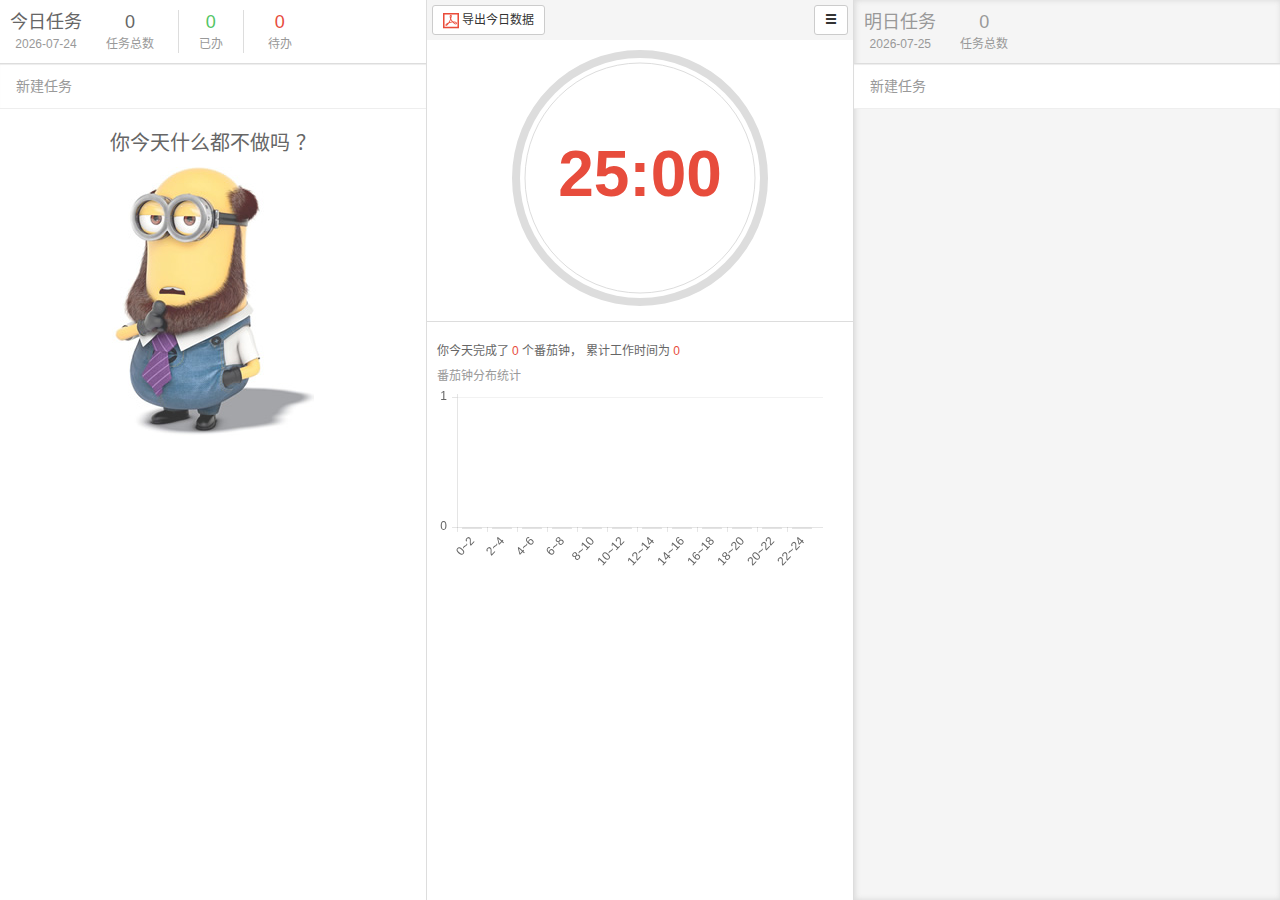
<file: index.html>
<!DOCTYPE html>
<html lang="zh-CN">
<head>
	<meta name="viewport" content="width=device-width, initial-scale=1, maximum-scale=1, user-scalable=no">
	<meta http-equiv="Content-Type" content="text/html; charset=UTF-8" />
	<title></title>
	<script src="resource/vendor/pace/pace.min.js"></script>
	<script type="text/javascript">
		paceOptions = {
			ajax: false,
			document: false,
			eventLag: false
		};
	</script>
	<link href="resource/vendor/pace/themes/red/pace-theme-corner-indicator.css" rel="stylesheet" />
	<link rel="shortcut icon" href="/favicon.ico" />
	<link rel="bookmark" href="/favicon.ico"/>
	<link rel="stylesheet" href="resource/css/main.css"/>
	<link rel="stylesheet" href="resource/vendor/bootstrap/css/bootstrap.min.css"/>
	<link rel="stylesheet" href="resource/vendor/clockpicker/jquery-clockpicker.min.css"/>
	<link rel="stylesheet" href="resource/vendor/bootstrap-dialog/bootstrap-dialog.min.css"/>
</head>
<body>
<div class="container-fluid full-height">
	<div class="row full-height">
		<div id="today" class="col-md-4 full-height">
			<div class="toolbar">
				<div class="head">
					<div class="column">今日任务<div id="date-display"></div></div>
					<div class="column stat stat-total"><span>0</span><div>任务总数</div></div>
					<div class="column stat stat-done"><span>0</span><div>已办</div></div>
					<div class="column stat stat-todo"><span>0</span><div>待办</div></div>
				</div>
				<div class="task-form">
					<div class="input-group-lg">
						<input type="text" class="form-control title" name="title" placeholder="新建任务">
					</div>
					<div class="form-panel">
						<input type="hidden" name="date">
						<div class="input-group clockpicker" data-autoclose="true">
							<input type="text" class="form-control" name="startAt" readonly="">
							<span class="input-group-addon">
							<span class="glyphicon glyphicon-time"></span>
							</span>
						</div>
						<div class="clockpicker-separator">&nbsp;至&nbsp;</div>
						<div class="input-group clockpicker" data-autoclose="true">
							<input type="text" class="form-control" name="endAt" readonly="">
							<span class="input-group-addon">
							<span class="glyphicon glyphicon-time"></span>
							</span>
						</div>
						<div class="clearfix"></div>
						<textarea class="form-control memo" name="memo" placeholder="备注"></textarea>
						<button class="btn btn-success">创建任务</button>
						<a href="#" class="cancel">取消</a>
					</div>
				</div>
			</div>
			<div class="todo-list">
				<div class="no-task">
					你今天什么都不做吗 ？
					<div>
						<img src="resource/image/Minion.jpg"/>
					</div>
				</div>
			</div>
		</div>
		<div class="col-md-4 full-height">
			<div class="topbar">
				<button class="btn btn-default btn-sm" type="button" onclick="PDF()">
				<img src="resource/image/pdf-export.png" width="16" height="16" />&nbsp;导出今日数据</button>
				<div class="dropdown" style="position:absolute;right:5px;top:5px;">
				<button class="btn btn-default btn-sm" href="#" role="button"  data-toggle="dropdown">
					<span class="glyphicon glyphicon-menu-hamburger"></span>
				</button>
				<ul class="dropdown-menu" role="menu" aria-labelledby="dropdownMenu1">
					<li role="presentation">
						<a role="menuitem" tabindex="-1" href="https://github.com/Bing1983/today-gtd" target="_blank">项目主页</a>
					</li>
					<li role="presentation">
					<a role="menuitem" tabindex="-1" href="http://www.mikecrm.com/f.php?t=ZTr4CJ" target="_blank">问题及反馈</a>
					</li>
					<li role="presentation">
						<a role="menuitem" tabindex="-1" href="doc.html" target="_blank">帮助</a>
					</li>
				</ul>
				</div>
			</div>
			<div class="clock">
				<canvas class="process" width="256px" height="256px"></canvas>
			</div>
			<div class="summary">
				<div>
					<span>你今天完成了&nbsp;<span id="total-tomatos">0</span>&nbsp;个番茄钟，</span>
					<span>累计工作时间为&nbsp;</span><span id="total-duration">0</span>
				</div>
				<div>
					<div style="font-size:12px;color:#999;">番茄钟分布统计</div>
					<canvas id="myChart" height="150" style="width:95%"></canvas>
				</div>
			</div>
		</div>
		<div id="tomorrow" class="col-md-4 full-height">
			<div class="toolbar">
				<div class="head">
					<div class="column">
						明日任务<div id="tomorrow-display"></div>
					</div>
					<div class="column stat stat-total"><span>0</span><div>任务总数</div></div>
				</div>
				<div class="task-form">
						<div class="input-group-lg">
							<input type="text" class="form-control title" name="title" placeholder="新建任务">
						</div>
						<div class="form-panel">
							<input type="hidden" name="date">
							<div class="input-group clockpicker" data-autoclose="true">
								<input type="text" class="form-control" name="startAt" readonly="">
								<span class="input-group-addon">
								<span class="glyphicon glyphicon-time"></span>
								</span>
							</div>
							<div class="clockpicker-separator">&nbsp;至&nbsp;</div>
							<div class="input-group clockpicker" data-autoclose="true">
								<input type="text" class="form-control" name="endAt" readonly="">
								<span class="input-group-addon">
								<span class="glyphicon glyphicon-time"></span>
								</span>
							</div>
							<div class="clearfix"></div>
							<textarea class="form-control memo" name="memo" placeholder="备注"></textarea>
							<button class="btn btn-success">创建任务</button>
							<a href="#" class="cancel">取消</a>
						</div>
				</div>
			</div>
			<div class="todo-list">
			</div>
		</div>
	</div>
</div>

<div id="task-edit-panel">
	<div class="task-form">
		<input type="hidden" name="id">
		<input type="hidden" name="date">
		<div class="form-group">
			<input type="text" class="form-control" name="title" placeholder="任务名称">
		</div>
		<div class="input-group clockpicker" data-autoclose="true">
			<input type="text" class="form-control" name="startAt" readonly="">
			<span class="input-group-addon">
			<span class="glyphicon glyphicon-time"></span>
			</span>
		</div>
		<div class="clockpicker-separator">&nbsp;至&nbsp;</div>
		<div class="input-group clockpicker" data-autoclose="true">
			<input type="text" class="form-control" name="endAt" readonly="">
			<span class="input-group-addon">
			<span class="glyphicon glyphicon-time"></span>
			</span>
		</div>
		<div class="clearfix"></div>
		<textarea class="form-control memo" name="memo" placeholder="备注"></textarea>
	</div>
</div>
<audio src="resource/sound/alarm.ogg" id="audio-work-complete"></audio>
<audio src="resource/sound/break.wav" id="audio-break-complete"></audio>
<form id="pdf-export-form" action='pdf.php' method="post"  target="_blank" >  
	<input type="hidden" name="content" size="25" value="admin">                         
</form>
<div id="draggable" style="border:1px solid #eee;box-shadow:1px 1px 6px 0 #ddd;width:360px;overflow:hidden;padding:0;margin:0;display:none;">
	<div class="glyphicon glyphicon-transfer" style="display:inline-block;background:#F5F5F5;padding:12px;top:0!important;border-right:1px solid #eee;"></div>
	<div style="display:inline-block;padding:8px;">今日|feature：拷贝今日任务到明日</div>
</div>
<script src="resource/vendor/jquery-2.1.3.min.js"></script>
<script  src="resource/vendor/json2.js"></script>
<script  src="resource/vendor/underscore.js"></script>
<script  src="resource/vendor/moment/moment.js"></script>
<script  src="resource/vendor/moment/zh-cn.js"></script>
<script  src="resource/vendor/bootstrap/js/bootstrap.min.js"></script>
<script  src="resource/vendor/bootstrap-dialog/bootstrap-dialog.min.js"></script>
<script  src="resource/js/today.function.js"></script>
<script  src="resource/js/today.db.js"></script>
<script  src="resource/js/today.helper.js"></script>
<script  src="resource/js/today.model.js"></script>
<script  src="resource/js/today.jquery.plugin.js"></script>
<script  src="resource/js/today.js"></script>
<script  src="resource/vendor/Chart.min.js"></script>
<script  src="resource/vendor/Math.uuid.js"></script>
<script  src="resource/vendor/clockpicker/jquery-clockpicker.min.js"></script>  
</body>
</html>
</file>
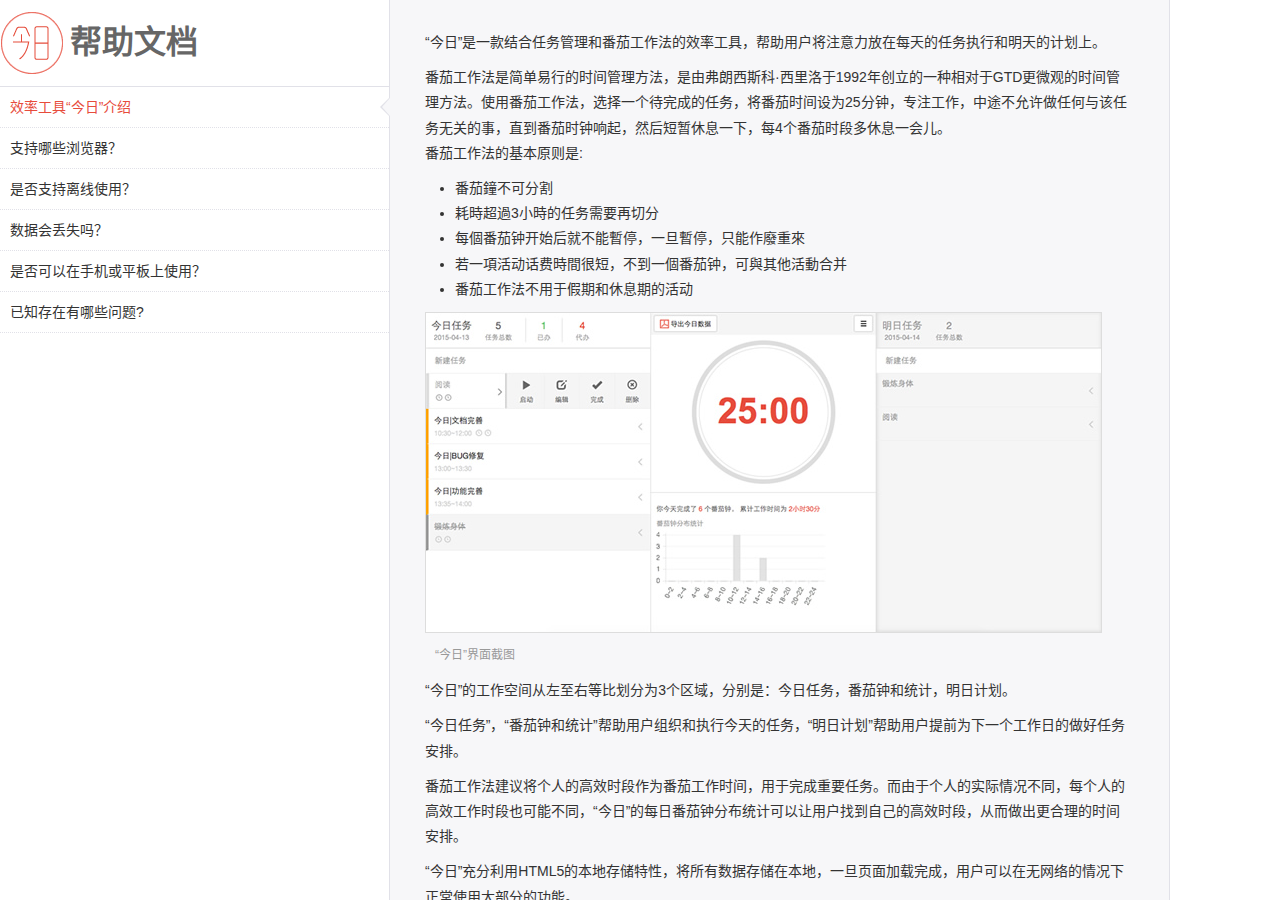
<file: doc.html>
<!DOCTYPE html>
<html lang="zh-CN">
<head>
	<meta name="viewport" content="width=device-width, initial-scale=1, maximum-scale=1, user-scalable=no">
	<meta http-equiv="Content-Type" content="text/html; charset=UTF-8" />
	<title>今日|帮助文档</title>
	<link rel="shortcut icon" href="/favicon.ico" />
	<link rel="bookmark" href="/favicon.ico"/>
	<link rel="stylesheet" href="resource/css/doc.css"/>
	<link rel="stylesheet" href="resource/vendor/bootstrap/css/bootstrap.min.css"/>
	<script src="resource/vendor/jquery-2.1.3.min.js"></script>
</head>
<body>
<div class="container">
	<div class="row">
		<div class="col-md-4 left-bar">
			<div class="logo">
				<span>帮助文档</span>
			</div>
			<div class="topics">
				<div class="topic actived" data-id="intro">
					<em></em>
					<span></span>
					效率工具“今日”介绍
				</div>
				<div class="topic" data-id="browsers">
					<em></em>
					<span></span>
					支持哪些浏览器？
				</div>
				<div class="topic" data-id="offline">
					<em></em>
					<span></span>
					是否支持离线使用？
				</div>
				<div class="topic" data-id="data-safe">
					<em></em>
					<span></span>
					数据会丢失吗？
				</div>
				<div class="topic" data-id="mobile">
					<em></em>
					<span></span>
					是否可以在手机或平板上使用？
				</div>
				<div class="topic" data-id="bug">
					<em></em>
					<span></span>
					已知存在有哪些问题?
				</div>
			</div>
		</div>
		<div class="col-md-8 content">
			<div class="topic-body actived" id="intro">
				<p>“今日”是一款结合任务管理和番茄工作法的效率工具，帮助用户将注意力放在每天的任务执行和明天的计划上。</p>
				<p>
					番茄工作法是简单易行的时间管理方法，是由弗朗西斯科·西里洛于1992年创立的一种相对于GTD更微观的时间管理方法。使用番茄工作法，选择一个待完成的任务，将番茄时间设为25分钟，专注工作，中途不允许做任何与该任务无关的事，直到番茄时钟响起，然后短暂休息一下，每4个番茄时段多休息一会儿。<br/>
					番茄工作法的基本原则是:
					<ul>
						<li>番茄鐘不可分割</li>
						<li>耗時超過3小時的任务需要再切分</li>
						<li>每個番茄钟开始后就不能暫停，一旦暫停，只能作廢重來</li>
						<li>若一項活动话费時間很短，不到一個番茄钟，可與其他活動合并</li>
						<li>番茄工作法不用于假期和休息期的活动</li>
					</ul>
				</p>
				<div>
					<img src="/resource/image/screenshot.jpg" style="border:1px solid #ddd;" />
					<p style="font-size:12px;color:#999;">“今日”界面截图</p>
				</div>
				<p>“今日”的工作空间从左至右等比划分为3个区域，分别是：今日任务，番茄钟和统计，明日计划。</p>
				<p>“今日任务”，“番茄钟和统计”帮助用户组织和执行今天的任务，“明日计划”帮助用户提前为下一个工作日的做好任务安排。</p>
				<p>番茄工作法建议将个人的高效时段作为番茄工作时间，用于完成重要任务。而由于个人的实际情况不同，每个人的高效工作时段也可能不同，“今日”的每日番茄钟分布统计可以让用户找到自己的高效时段，从而做出更合理的时间安排。</p>
				<p>“今日”充分利用HTML5的本地存储特性，将所有数据存储在本地，一旦页面加载完成，用户可以在无网络的情况下正常使用大部分的功能。</p>
			</div>
			<div class="topic-body" id="browsers">
				<table class="table">
					<tr>
						<th>浏览器</th>
						<th>支持情况</th>
						<th>说明</th>
					</tr>
					<tr>
						<td align="center">
							<img src="resource/image/browser/IE.png">
							<div>Internet Explorer (IE)</div>
						</td>
						<td>
							IE10以下不支持<br/>IE10以上尚未测试
						</td>
						<td>
							IE从10开始支持IndexedDB,但尚未测试。
						</td>
					</tr>
					<tr>
						<td align="center">
							<img src="resource/image/browser/firefox.png">
							<div>Firefox (火狐)</div>
						</td>
						<td>
							支持 <span class="badge">推荐使用</span>
						</td>
						<td>
							若不支持那就是浏览器太老了，升级吧！
						</td>
					</tr>
					<tr>
						<td align="center">
							<img src="resource/image/browser/chrome.png">
							<div>Chrome (谷歌浏览器) </div>
						</td>
						<td>
							支持 <span class="badge">推荐使用</span>
						</td>
						<td>
							若不支持那就是浏览器太老了，升级吧！
						</td>
					</tr>
					<tr>
						<td align="center">
							<img src="resource/image/browser/safari.png">
							<div>Safari </div>
						</td>
						<td>
							支持 <span class="badge red-badge">存在BUG</span>
						</td>
						<td>
							Safari的IndexedDB在调用put方法更新数据后，<br/>自增长的主键生成器会被重置，从而导致重复的主键。
						</td>
					</tr>
					<tr>
						<td align="center">
							<img src="resource/image/browser/opera.png">
							<div>Opera</div>
						</td>
						<td>
							尚未测试
						</td>
						<td></td>
					</tr>
				</table>
			</div>
			<div class="topic-body" id="offline">
				“今日”使用的是本地的IndexedDB数据库，所有数据保存在本地，一旦页面加载完成，用户可以在离线情况下使用除“导出今日数据”外的所有功能。
				<span class="text-muted">（导出今日数据需要在服务端生成PDF，因此需要联网使用)</span>
			</div>
			<div class="topic-body" id="data-safe">
				<p>“今日”的关注点是当日任务的执行和明天的计划，并不对历史数据做长期保存。</p>
				<p>在清除浏览器历史记录时，可能会同时删除“今日”的数据，但不同的浏览器行为不同</p>
				<ul>
					<li>Safari在清除历史时会删除“今日”的数据；</li>
					<li>Chrome的清除历史数据时，若选中“Cookie及其他网站和插件数据”，会删除“今日”的数据。</li>
					<li>Firefox删除历史数据对“今日”的数据无影响。</li>
				</ul>
				<p>若用户希望保存每日的工作记录，可以通过“导出今日数据”导出PDF进行保存。</p>
			</div>
			<div class="topic-body" id="mobile">
				<p>"今日"是网页应用，支持移动客户端取决于两点，一是是否能适应移动设备的屏幕显示，二是移动设备的浏览器是否支持本地数据库IndexedDB。</p>
				<p>手机终端无法适配屏幕大小，因此暂不支持。</p>
				<p>大部分平板电脑在显示上没有问题，iPad因为使用的是Safari浏览器，存在主键冲突的BUG，其他平板电脑浏览器尚未测试。</p>
			</div>
			<div class="topic-body" id="bug">
				<table class="table">
					<tr><th style="width:20%">浏览器</th><th>描述</th></tr>
					<tr><td>Safari</td>
					<td>
						Safari的IndexedDB在调用put方法更新数据后，自增长的主键生成器会被重置，从而导致重复的主键。
					</td>
					</tr>
				</table>
			</div>
		</div>
	</div>
</div>
<script src="resource/js/today.function.js"></script>
<script src="resource/js/doc.js"></script>
</body>
</html>
</file>
<file: resource/vendor/pace/themes/red/pace-theme-corner-indicator.css>
/* This is a compiled file, you should be editing the file in the templates directory */
.pace {
  -webkit-pointer-events: none;
  pointer-events: none;

  -webkit-user-select: none;
  -moz-user-select: none;
  user-select: none;
}

.pace .pace-activity {
  display: block;
  position: fixed;
  z-index: 2000;
  top: 0;
  right: 0;
  width: 300px;
  height: 300px;
  background: #e74c3c;
  -webkit-transition: -webkit-transform 0.3s;
  transition: transform 0.3s;
  -webkit-transform: translateX(100%) translateY(-100%) rotate(45deg);
  transform: translateX(100%) translateY(-100%) rotate(45deg);
  pointer-events: none;
}

.pace.pace-active .pace-activity {
  -webkit-transform: translateX(50%) translateY(-50%) rotate(45deg);
  transform: translateX(50%) translateY(-50%) rotate(45deg);
}

.pace .pace-activity::before,
.pace .pace-activity::after {
    -moz-box-sizing: border-box;
    box-sizing: border-box;
    position: absolute;
    bottom: 30px;
    left: 50%;
    display: block;
    border: 5px solid #fff;
    border-radius: 50%;
    content: '';
}

.pace .pace-activity::before {
    margin-left: -40px;
    width: 80px;
    height: 80px;
    border-right-color: rgba(0, 0, 0, .2);
    border-left-color: rgba(0, 0, 0, .2);
    -webkit-animation: pace-theme-corner-indicator-spin 3s linear infinite;
    animation: pace-theme-corner-indicator-spin 3s linear infinite;
}

.pace .pace-activity::after {
    bottom: 50px;
    margin-left: -20px;
    width: 40px;
    height: 40px;
    border-top-color: rgba(0, 0, 0, .2);
    border-bottom-color: rgba(0, 0, 0, .2);
    -webkit-animation: pace-theme-corner-indicator-spin 1s linear infinite;
    animation: pace-theme-corner-indicator-spin 1s linear infinite;
}

@-webkit-keyframes pace-theme-corner-indicator-spin {
  0% { -webkit-transform: rotate(0deg); }
  100% { -webkit-transform: rotate(359deg); }
}
@keyframes pace-theme-corner-indicator-spin {
  0% { transform: rotate(0deg); }
  100% { transform: rotate(359deg); }
}
</file>
<file: resource/css/main.css>
html{height:100%;-webkit-font-smoothing:antialiased;}
body{height:100%;}
button:focus,a:focus{outline:none;outline:0!important;}
textarea{resize:none}
.toolbar .head{padding:10px;}
.full-height{height:100%!important;margin:0!important;padding:0!important;}
.toolbar .column{font-size:18px;color:#666;display:inline-block;text-align:center;vertical-align:middle;}
.stat{padding:0 20px;}
.stat-done{border-left:1px solid #ddd; border-right:1px solid #ddd;color:#53c565!important;}
.stat-todo{text-align:center;vertical-align:middle;color:#e74c3c!important;}
.toolbar .column div{font-size:12px;color:#999;}
.clock{text-align: center;border-bottom:1px solid #ddd;}
.process{margin:10px auto;}
#today{height:100%;background:#fff;color:#666;border-right: 1px solid #ddd;overflow-y:auto;overflow-x:hidden;}
#today .item{padding:10px;border-bottom: 1px solid #EEE;border-left:6px solid #ddd;position: relative;}
#today .item .title{font-size:14px;color:#333;}
#today .item .memo{display: none;}
#today .item .duration{display: inline-none;margin-right:5px;}
#today .item .tomatos{display:inline-block;}
#today .item .tomatos span{display:inline-block;margin:0 2px;}
.tag{margin-right:5px;}
.todo-list .item .info{padding:5px 0 0 0;font-size:12px;color:#CCC;margin:0;}
.todo-list .item .drawer-trigger{cursor:pointer;position:absolute;right:0;top:0px;bottom:0;padding:22px 10px;font-size:14px;}
.todo-list .item .drawer-trigger:hover{color:#e74c3c;}
#today .overdue{border-left:5px solid orange;}
#today .ongoing{border-left:5px solid #e74c3c;}
#today .ongoing .title{color:#e74c3c!important;}
#today .done{background:#F5F5F5;border-left:5px solid #999;}
#today .done .title{text-decoration:line-through;color:#999;}
.topbar{padding:5px;background:#f5f5f5;position:relative;}
.no-radius{border-radius:0!important}
.hovered .duration,.hovered:not(.done) .title, .hovered .tomatos{color:#AAA!important;}
.hovered{border-bottom:1px solid #EEE!important;}
.todo-list .hovered{cursor: pointer;}
.indicator{color:#e74c3c;font-size:12px;display:inline-block;margin:0 2px;}
.memo{padding:10px;background:#F5F5F5;font-size:12px;line-height:180%;border-bottom:1px solid #EEE;display:none; position:relative;color:#999;}
#tomorrow .memo{background:#FFF;}
.task-form .title{padding:10px;font-size:14px!important;width:100%;color:#999;border-width: 1px 0 1px 0;border-style: solid;border-color:#DDD #FFF #EEE #FFF;border-radius:0!important;}
.task-form .form-panel{padding:10px;width:100%;border-width: 0 0 1px 1px;border-style: solid;border-color:#ddd;display:none;height:200px;box-shadow:0 0 8px 1px #ddd;}
.task-form .memo{height:80px;margin:10px 0;font-size:12px;line-height:150%}
.task-form .cancel{font-size:12px;display:inline-block;margin-left:10px;}
.task-form .clockpicker{float:left;width:125px;}
.task-form .clockpicker-separator{float:left;padding:5px 10px 0 10px;}
.task-form .input-group-addon{border-right:1px solid #ddd!important;}
.summary{padding:10px;}
.summary > div{margin:8px 0;}
.summary span{color:#666;font-size:12px;}
#total-tomatos,#total-duration{color:#e74c3c;}
.no-task{text-align:center; margin:20px auto;font-size:20px;}
.no-task div{margin-top:10px;}
.memo em{
    border-left: 11px solid transparent;
    border-right: 11px solid transparent;
    border-bottom-width: 12px;
    border-bottom-style: solid;
	position: absolute;
	top:-12px;
	right:60px;
}
.memo span{
    border-left: 10px solid transparent;
    border-right: 10px solid transparent;
    border-bottom-width: 11px;
    border-bottom-style: solid;
	position: absolute;
	top:-10px;
	right:61px;
}

#today .memo em{
	border-bottom-color: #EEE;
}
#today .memo span{
	border-bottom-color:#F5F5F5 ;
}
#tomorrow .memo em{
	border-bottom-color: #EEE;
}
#tomorrow .memo span{
	border-bottom-color: #FFF;
}

#tomorrow{border-left:1px solid #ddd;background:#F5F5F5;box-shadow:1px 0 5px 1px #ddd inset;}
#tomorrow .item{border-bottom:1px solid #EEE;padding:8px 10px;position: relative;min-height:60px;}
#tomorrow .item .title{color:#999!important;font-size:14px;font-weight:normal;}
#tomorrow .toolbar .column{color:#999;font-size:18px;}
#tomorrow .task-form .input-group-addon{border-left:none;}

.drawer{position: absolute;overflow:hidden;top:-1px;right:0;z-index:1;display:none;border-width:1px 0;border-style:solid;border-color:#eee;}
.drawer .trigger{display:inline-block;padding-top:15px;height:100%;}
#today .drawer .trigger{background:url('../image/right_border_shadow.jpg') repeat-y right top;}
#tomorrow .drawer .trigger, .done .drawer .trigger{background:url('../image/right_border_shadow_dark.jpg') repeat-y right top!important;}
.drawer .trigger span{font-size:14px!important;color:#999;}
.drawer .hovered span{color:red!important;}
.drawer a{display:inline-block;height:100%;background:#F5F5F5;padding:0 12px;font-size:12px;text-align: center;text-decoration: none;color:#666;float: right;}
.drawer a:not(:first-child){border-right:1px solid #eee;}
.drawer a:hover{text-decoration:none;background:#FAFAFA;color:#666;}
.drawer a:focus{outline:none;}
.drawer a:active{background:#fff;}
.drawer .glyphicon{font-size:18px!important;}
.drawer span{display: inline-block;padding:10px;}
#task-edit-panel{display: none;width:360px;}
/*calendar*/
.calendar{margin:0;}
.clndr-table{width:90%;border-collapse:collapse;margin-left:-1px;margin:0 auto;}
.clndr-controls{position:relative;text-align:center;padding:5px 0;}
.clndr-controls .month{margin:0 auto;}
.clndr-control-button{position:absolute;}
.clndr-control-button:first-child{left:0px;top:4px;}
.clndr-control-button:last-child{right:0px;top:4px;}
.clndr-table td{border:1px solid #ddd;padding:8px;}
</file>
<file: resource/css/doc.css>
html,body{height:100%;}
div{padding:0;}
.container{width:960px;height:100%;margin:0!important;}
.row{height:100%;}
.left-bar{border-right:1px solid #e1e1e8;height:100%;padding:0!important;}
.logo{
	border-bottom:1px solid #e1e1e8;
	background:url(/resource/image/logo-64.png) no-repeat left center;
	width:100%;
	padding:20px 10px 20px 70px;
	font-size:32px;
	font-weight:bold;
	color:#666;
}
.topic{border-bottom:1px dotted #e1e1e8;padding:10px;cursor: pointer;position: relative;}
.topic:hover{background:#F5F5F5;}
.content{
	border-right:1px solid #e1e1e8;
	height:100%;
	background:#f7f7f9;
	padding:20px;
	line-height:180%;
	font-size:14px;
	overflow-y:auto;
}
.content div,.content p{margin:10px;}
.topic-body{display:none}
.content .actived{display:block!important;}
.quote{font-size:12px;margin:10px;}
.left-bar .actived{color:#e74c3c;}
.left-bar .actived em{
	width: 0;
	height: 0;
	border-top: 10px solid transparent;
	border-right: 10px solid #e1e1e8;
	border-bottom: 10px solid transparent;
	position:absolute;
	top:10px;
	right:-1px;
}
.left-bar .actived span{
	width: 0;
	height: 0;
	border-top: 9px solid transparent;
	border-right: 8px solid #f7f7f9;
	border-bottom: 9px solid transparent;
	position:absolute;
	top:11px;
	right:-1px;
}
.red-badge{background-color:#e74c3c!important;color:#FFF!important;}
td{font-weight:normal;font-size:14px;vertical-align:middle!important;}
</file>
